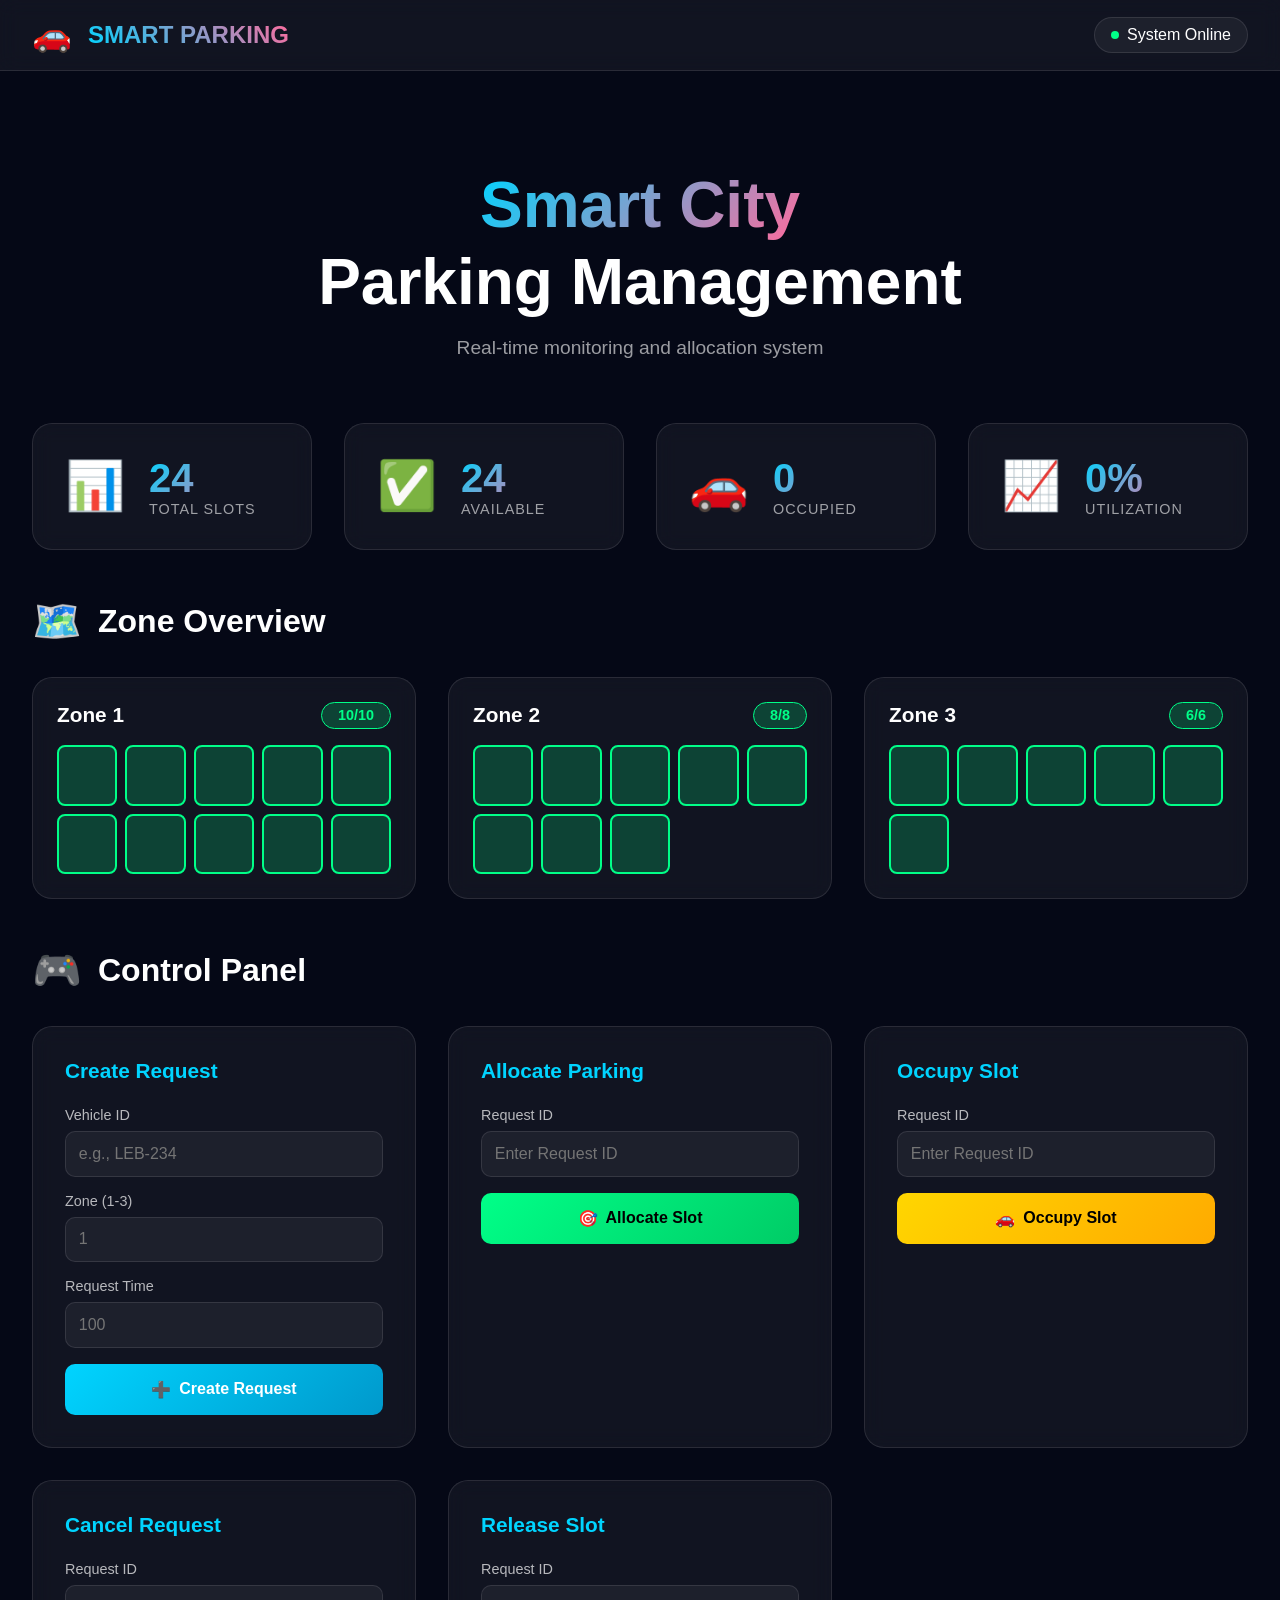
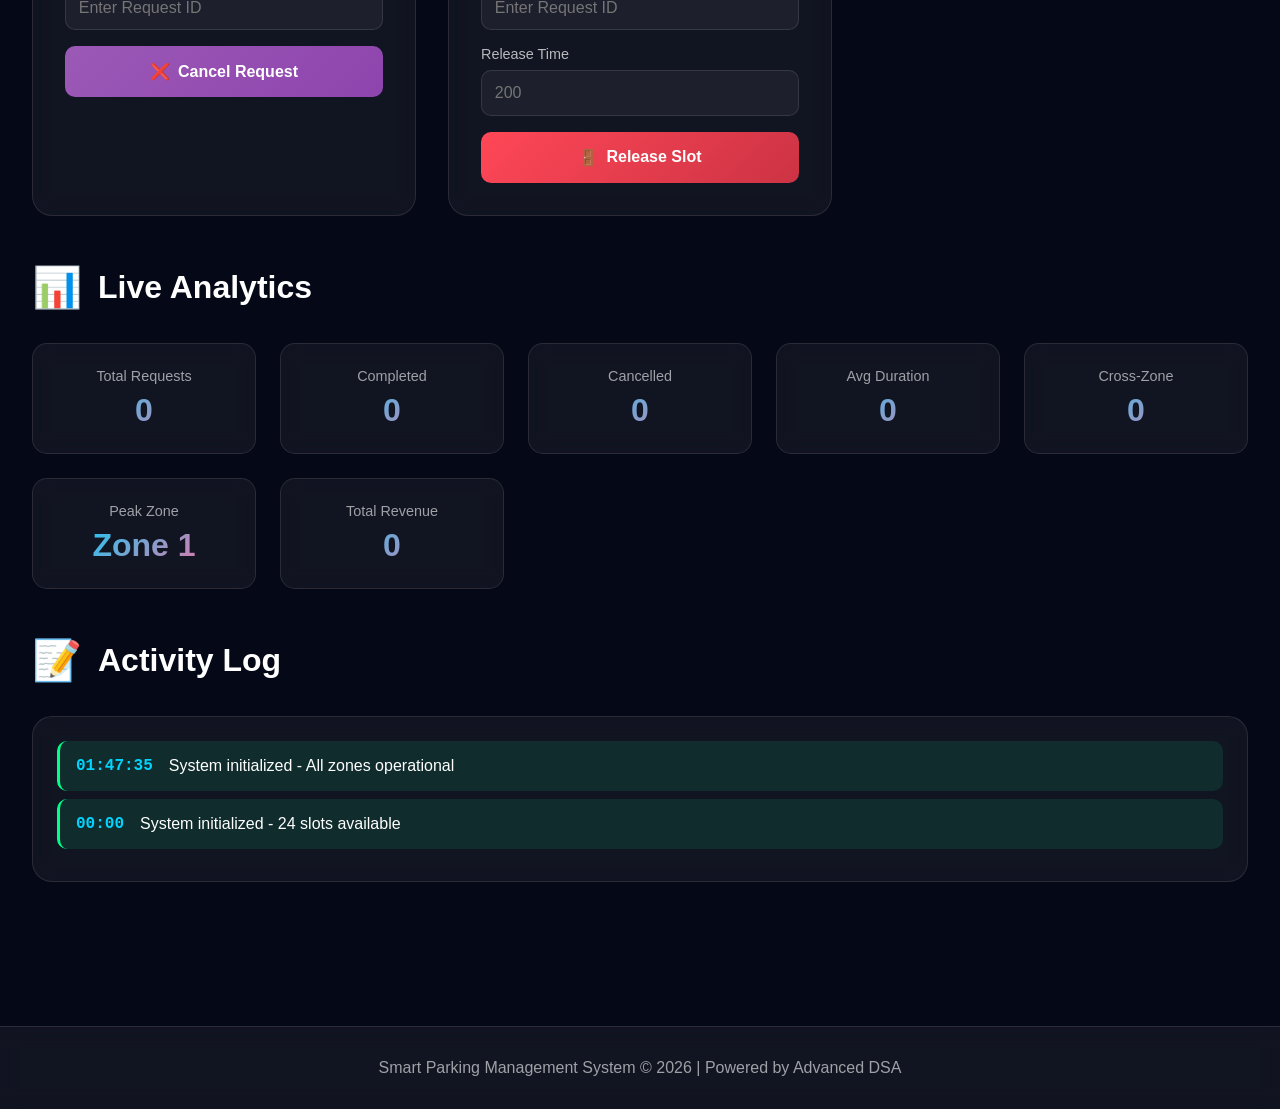
<file: web-ui/index.html>
<!DOCTYPE html>
<html lang="en">
<head>
    <meta charset="UTF-8">
    <meta name="viewport" content="width=device-width, initial-scale=1.0">
    <title>Smart Parking System - Control Center</title>
    <link rel="stylesheet" href="style.css">
</head>
<body>
    <div class="stars"></div>
    <div class="twinkling"></div>
    
    <!-- Navigation -->
    <nav class="navbar">
        <div class="nav-brand">
            <div class="logo-icon">🚗</div>
            <span class="brand-text">SMART PARKING</span>
        </div>
        <div class="nav-status">
            <span class="status-dot"></span>
            <span>System Online</span>
        </div>
    </nav>

    <!-- Main Container -->
    <div class="container">
        
        <!-- Hero Section -->
        <section class="hero">
            <h1 class="hero-title">
                <span class="gradient-text">Smart City</span>
                <br>Parking Management
            </h1>
            <p class="hero-subtitle">Real-time monitoring and allocation system</p>
        </section>

        <!-- Stats Cards -->
        <section class="stats-grid">
            <div class="stat-card">
                <div class="stat-icon">📊</div>
                <div class="stat-content">
                    <div class="stat-value" id="totalSlots">24</div>
                    <div class="stat-label">Total Slots</div>
                </div>
            </div>
            
            <div class="stat-card">
                <div class="stat-icon">✅</div>
                <div class="stat-content">
                    <div class="stat-value" id="availableSlots">18</div>
                    <div class="stat-label">Available</div>
                </div>
            </div>
            
            <div class="stat-card">
                <div class="stat-icon">🚗</div>
                <div class="stat-content">
                    <div class="stat-value" id="occupiedSlots">6</div>
                    <div class="stat-label">Occupied</div>
                </div>
            </div>
            
            <div class="stat-card">
                <div class="stat-icon">📈</div>
                <div class="stat-content">
                    <div class="stat-value" id="utilization">25%</div>
                    <div class="stat-label">Utilization</div>
                </div>
            </div>
        </section>

        <!-- Zone Map -->
        <section class="zone-section">
            <h2 class="section-title">
                <span class="title-icon">🗺️</span>
                Zone Overview
            </h2>
            <div class="zones-grid">
                <div class="zone-card" data-zone="1">
                    <div class="zone-header">
                        <span class="zone-name">Zone 1</span>
                        <span class="zone-status available">10/10</span>
                    </div>
                    <div class="zone-visual">
                        <div class="parking-slots">
                            <div class="slot available"></div>
                            <div class="slot available"></div>
                            <div class="slot available"></div>
                            <div class="slot available"></div>
                            <div class="slot available"></div>
                            <div class="slot available"></div>
                            <div class="slot available"></div>
                            <div class="slot available"></div>
                            <div class="slot available"></div>
                            <div class="slot available"></div>
                        </div>
                    </div>
                </div>

                <div class="zone-card" data-zone="2">
                    <div class="zone-header">
                        <span class="zone-name">Zone 2</span>
                        <span class="zone-status partial">8/8</span>
                    </div>
                    <div class="zone-visual">
                        <div class="parking-slots">
                            <div class="slot available"></div>
                            <div class="slot available"></div>
                            <div class="slot available"></div>
                            <div class="slot available"></div>
                            <div class="slot available"></div>
                            <div class="slot available"></div>
                            <div class="slot available"></div>
                            <div class="slot available"></div>
                        </div>
                    </div>
                </div>

                <div class="zone-card" data-zone="3">
                    <div class="zone-header">
                        <span class="zone-name">Zone 3</span>
                        <span class="zone-status available">6/6</span>
                    </div>
                    <div class="zone-visual">
                        <div class="parking-slots">
                            <div class="slot available"></div>
                            <div class="slot available"></div>
                            <div class="slot available"></div>
                            <div class="slot available"></div>
                            <div class="slot available"></div>
                            <div class="slot available"></div>
                        </div>
                    </div>
                </div>
            </div>
        </section>

        <!-- Control Panel -->
        <section class="control-section">
            <h2 class="section-title">
                <span class="title-icon">🎮</span>
                Control Panel
            </h2>
            
            <div class="control-grid">
                <!-- Create Request -->
                <div class="control-card">
                    <h3 class="card-title">Create Request</h3>
                    <div class="form-group">
                        <label>Vehicle ID</label>
                        <input type="text" id="vehicleID" placeholder="e.g., LEB-234" class="input-field">
                    </div>
                    <div class="form-group">
                        <label>Zone (1-3)</label>
                        <input type="number" id="zone" min="1" max="3" placeholder="1" class="input-field">
                    </div>
                    <div class="form-group">
                        <label>Request Time</label>
                        <input type="number" id="requestTime" placeholder="100" class="input-field">
                    </div>
                    <button class="btn btn-primary" onclick="createRequest()">
                        <span class="btn-icon">➕</span>
                        Create Request
                    </button>
                    <div id="requestResult" class="result-message"></div>
                </div>

                <!-- Allocate Parking -->
                <div class="control-card">
                    <h3 class="card-title">Allocate Parking</h3>
                    <div class="form-group">
                        <label>Request ID</label>
                        <input type="number" id="allocateID" placeholder="Enter Request ID" class="input-field">
                    </div>
                    <button class="btn btn-success" onclick="allocateParking()">
                        <span class="btn-icon">🎯</span>
                        Allocate Slot
                    </button>
                    <div id="allocateResult" class="result-message"></div>
                </div>

                <!-- Occupy Slot -->
                <div class="control-card">
                    <h3 class="card-title">Occupy Slot</h3>
                    <div class="form-group">
                        <label>Request ID</label>
                        <input type="number" id="occupyID" placeholder="Enter Request ID" class="input-field">
                    </div>
                    <button class="btn btn-warning" onclick="occupySlot()">
                        <span class="btn-icon">🚗</span>
                        Occupy Slot
                    </button>
                    <div id="occupyResult" class="result-message"></div>
                </div>

                <!-- Cancel Request - NEW -->
                <div class="control-card">
                    <h3 class="card-title">Cancel Request</h3>
                    <div class="form-group">
                        <label>Request ID</label>
                        <input type="number" id="cancelID" placeholder="Enter Request ID" class="input-field">
                    </div>
                    <button class="btn btn-cancel" onclick="cancelRequest()">
                        <span class="btn-icon">❌</span>
                        Cancel Request
                    </button>
                    <div id="cancelResult" class="result-message"></div>
                </div>

                <!-- Release Slot -->
                <div class="control-card">
                    <h3 class="card-title">Release Slot</h3>
                    <div class="form-group">
                        <label>Request ID</label>
                        <input type="number" id="releaseID" placeholder="Enter Request ID" class="input-field">
                    </div>
                    <div class="form-group">
                        <label>Release Time</label>
                        <input type="number" id="releaseTime" placeholder="200" class="input-field">
                    </div>
                    <button class="btn btn-danger" onclick="releaseSlot()">
                        <span class="btn-icon">🚪</span>
                        Release Slot
                    </button>
                    <div id="releaseResult" class="result-message"></div>
                </div>
            </div>
        </section>

        <!-- Analytics -->
        <section class="analytics-section">
            <h2 class="section-title">
                <span class="title-icon">📊</span>
                Live Analytics
            </h2>
            <div class="analytics-grid">
                <div class="analytics-card">
                    <div class="analytics-label">Total Requests</div>
                    <div class="analytics-value" id="totalRequests">0</div>
                </div>
                <div class="analytics-card">
                    <div class="analytics-label">Completed</div>
                    <div class="analytics-value" id="completedRequests">0</div>
                </div>
                <div class="analytics-card">
                    <div class="analytics-label">Cancelled</div>
                    <div class="analytics-value" id="cancelledRequests">0</div>
                </div>
                <div class="analytics-card">
                    <div class="analytics-label">Avg Duration</div>
                    <div class="analytics-value" id="avgDuration">0</div>
                </div>
                <div class="analytics-card">
                    <div class="analytics-label">Cross-Zone</div>
                    <div class="analytics-value" id="crossZone">0</div>
                </div>
                <div class="analytics-card">
                    <div class="analytics-label">Peak Zone</div>
                    <div class="analytics-value" id="peakZone">-</div>
                </div>
                <div class="analytics-card">
                    <div class="analytics-label">Total Revenue</div>
                    <div class="analytics-value" id="totalRevenue">0</div>
                </div>
            </div>
        </section>

        <!-- Activity Log -->
        <section class="log-section">
            <h2 class="section-title">
                <span class="title-icon">📝</span>
                Activity Log
            </h2>
            <div class="activity-log" id="activityLog">
                <div class="log-entry success">
                    <span class="log-time">00:00</span>
                    <span class="log-message">System initialized - 24 slots available</span>
                </div>
            </div>
        </section>

    </div>

    <!-- Footer -->
    <footer class="footer">
        <p>Smart Parking Management System © 2026 | Powered by Advanced DSA</p>
    </footer>

    <script src="script.js"></script>
</body>
</html>
</file>
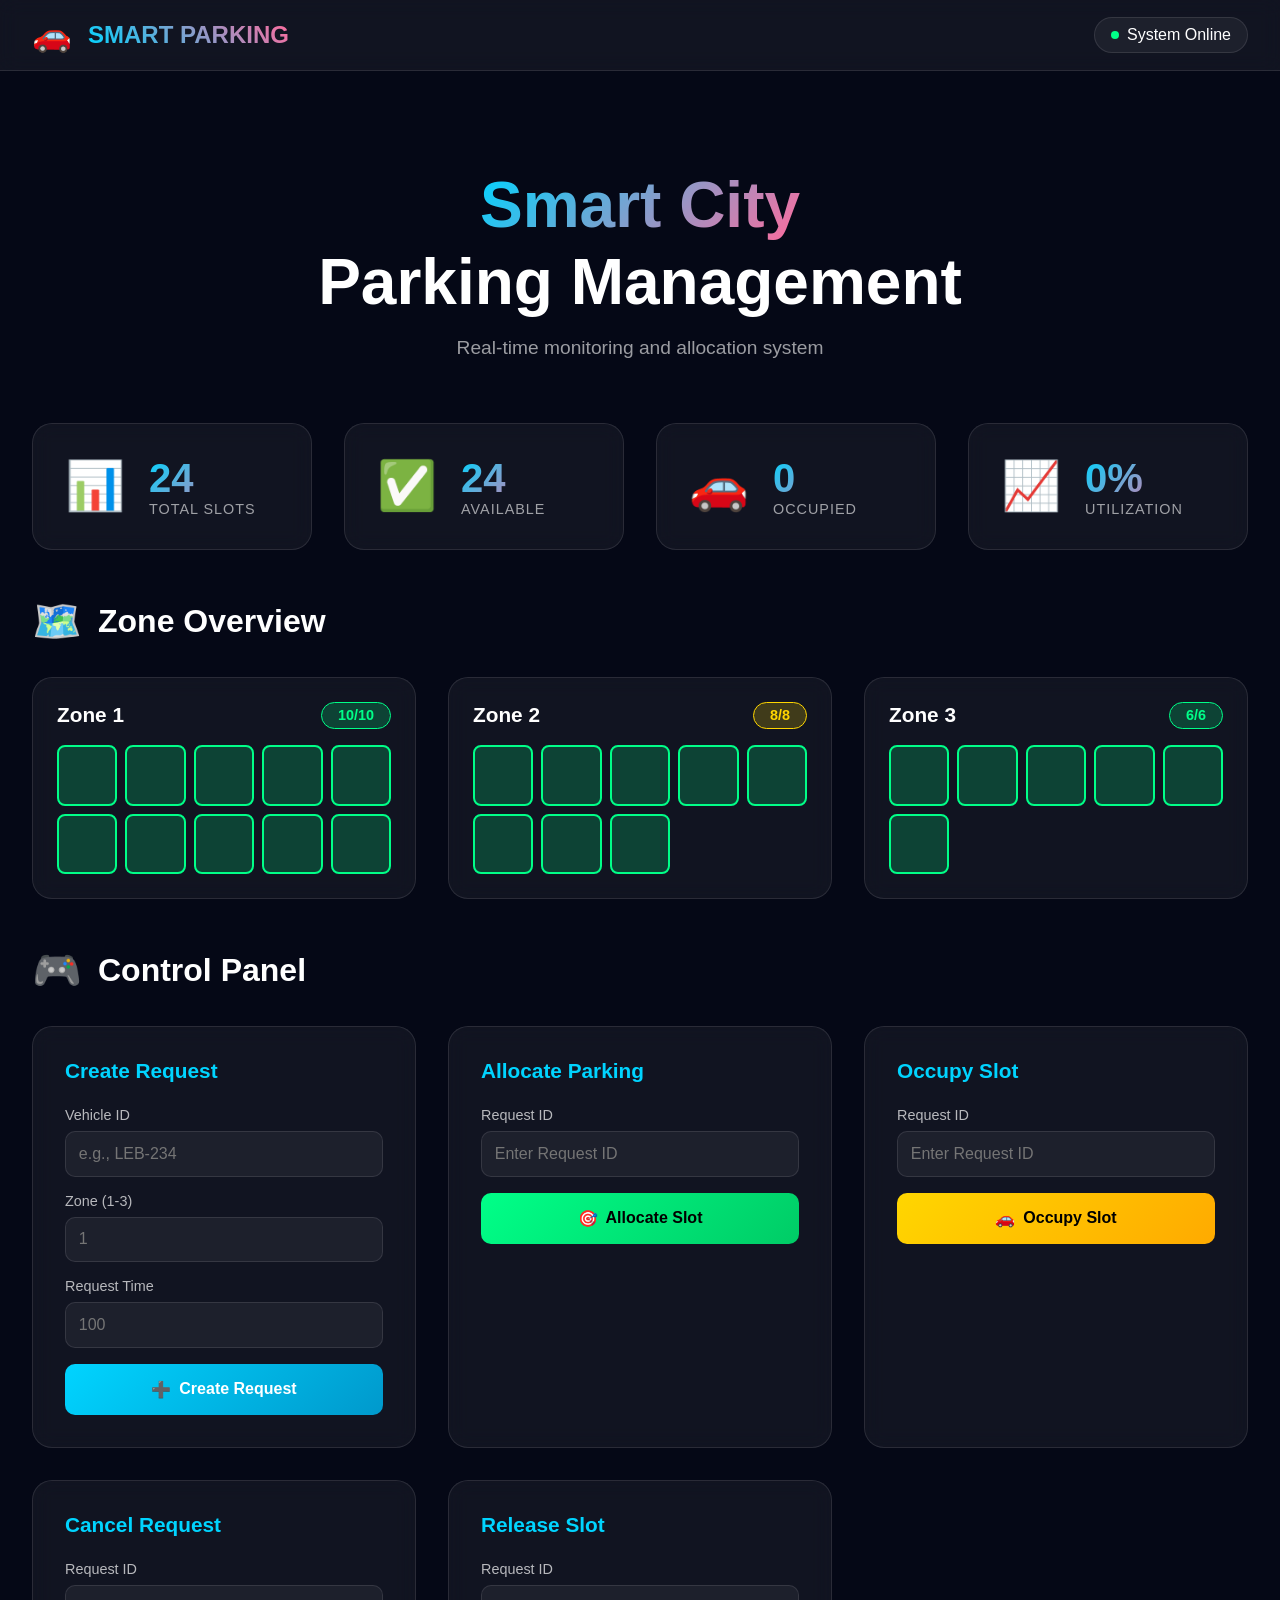
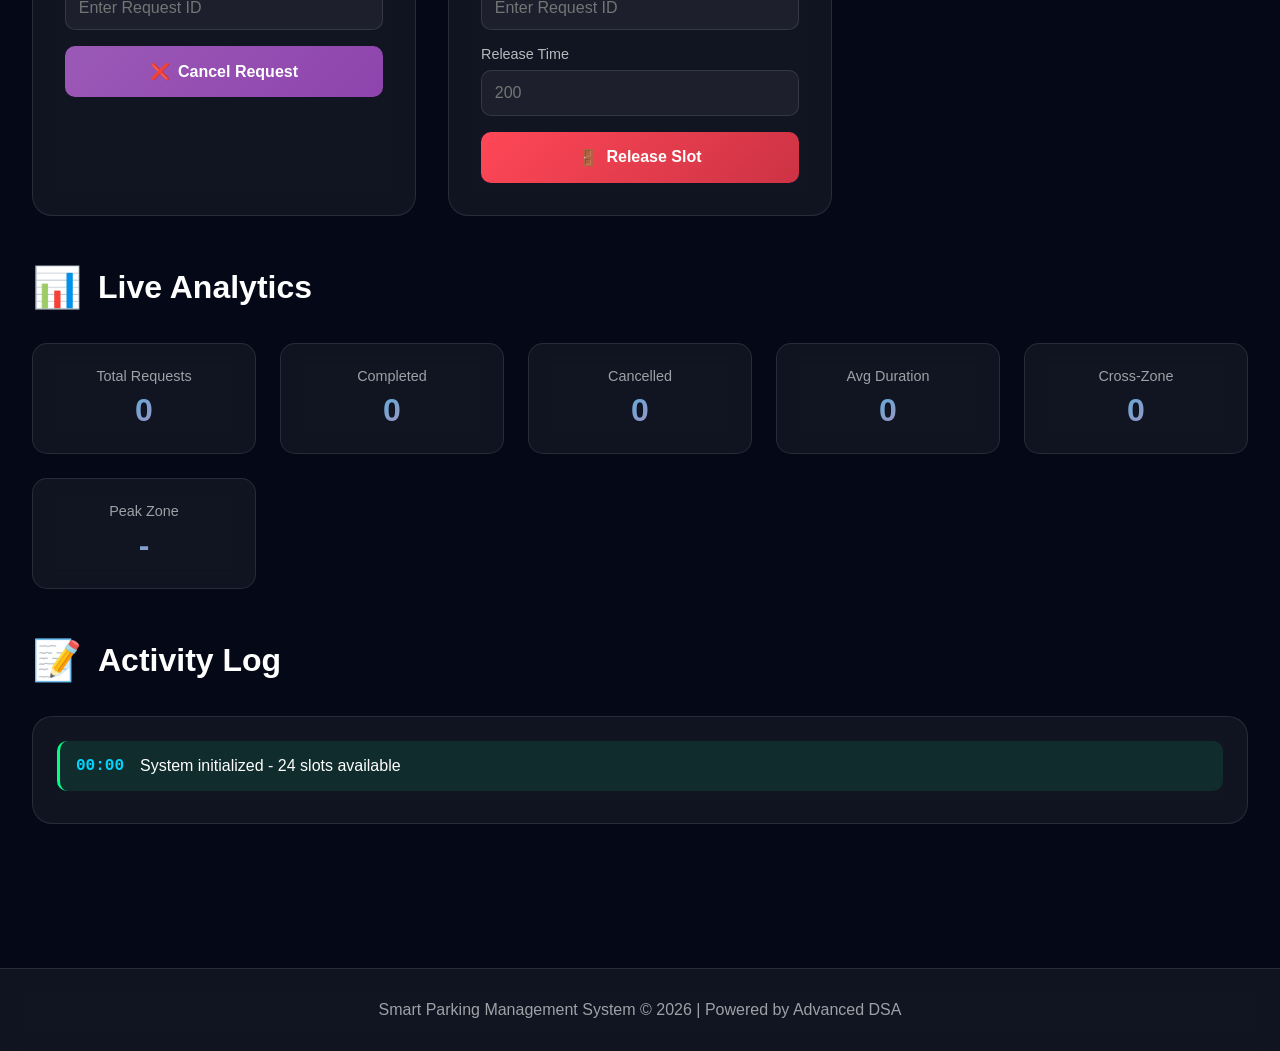
<file: web-ui/index.html.html>
<!DOCTYPE html>
<html lang="en">
<head>
    <meta charset="UTF-8">
    <meta name="viewport" content="width=device-width, initial-scale=1.0">
    <title>Smart Parking System - Control Center</title>
    <link rel="stylesheet" href="style.css">
</head>
<body>
    <div class="stars"></div>
    <div class="twinkling"></div>
    
    <!-- Navigation -->
    <nav class="navbar">
        <div class="nav-brand">
            <div class="logo-icon">🚗</div>
            <span class="brand-text">SMART PARKING</span>
        </div>
        <div class="nav-status">
            <span class="status-dot"></span>
            <span>System Online</span>
        </div>
    </nav>

    <!-- Main Container -->
    <div class="container">
        
        <!-- Hero Section -->
        <section class="hero">
            <h1 class="hero-title">
                <span class="gradient-text">Smart City</span>
                <br>Parking Management
            </h1>
            <p class="hero-subtitle">Real-time monitoring and allocation system</p>
        </section>

        <!-- Stats Cards -->
        <section class="stats-grid">
            <div class="stat-card">
                <div class="stat-icon">📊</div>
                <div class="stat-content">
                    <div class="stat-value" id="totalSlots">24</div>
                    <div class="stat-label">Total Slots</div>
                </div>
            </div>
            
            <div class="stat-card">
                <div class="stat-icon">✅</div>
                <div class="stat-content">
                    <div class="stat-value" id="availableSlots">18</div>
                    <div class="stat-label">Available</div>
                </div>
            </div>
            
            <div class="stat-card">
                <div class="stat-icon">🚗</div>
                <div class="stat-content">
                    <div class="stat-value" id="occupiedSlots">6</div>
                    <div class="stat-label">Occupied</div>
                </div>
            </div>
            
            <div class="stat-card">
                <div class="stat-icon">📈</div>
                <div class="stat-content">
                    <div class="stat-value" id="utilization">25%</div>
                    <div class="stat-label">Utilization</div>
                </div>
            </div>
        </section>

        <!-- Zone Map -->
        <section class="zone-section">
            <h2 class="section-title">
                <span class="title-icon">🗺️</span>
                Zone Overview
            </h2>
            <div class="zones-grid">
                <div class="zone-card" data-zone="1">
                    <div class="zone-header">
                        <span class="zone-name">Zone 1</span>
                        <span class="zone-status available">10/10</span>
                    </div>
                    <div class="zone-visual">
                        <div class="parking-slots">
                            <div class="slot available"></div>
                            <div class="slot available"></div>
                            <div class="slot available"></div>
                            <div class="slot available"></div>
                            <div class="slot available"></div>
                            <div class="slot available"></div>
                            <div class="slot available"></div>
                            <div class="slot available"></div>
                            <div class="slot available"></div>
                            <div class="slot available"></div>
                        </div>
                    </div>
                </div>

                <div class="zone-card" data-zone="2">
                    <div class="zone-header">
                        <span class="zone-name">Zone 2</span>
                        <span class="zone-status partial">8/8</span>
                    </div>
                    <div class="zone-visual">
                        <div class="parking-slots">
                            <div class="slot available"></div>
                            <div class="slot available"></div>
                            <div class="slot available"></div>
                            <div class="slot available"></div>
                            <div class="slot available"></div>
                            <div class="slot available"></div>
                            <div class="slot available"></div>
                            <div class="slot available"></div>
                        </div>
                    </div>
                </div>

                <div class="zone-card" data-zone="3">
                    <div class="zone-header">
                        <span class="zone-name">Zone 3</span>
                        <span class="zone-status available">6/6</span>
                    </div>
                    <div class="zone-visual">
                        <div class="parking-slots">
                            <div class="slot available"></div>
                            <div class="slot available"></div>
                            <div class="slot available"></div>
                            <div class="slot available"></div>
                            <div class="slot available"></div>
                            <div class="slot available"></div>
                        </div>
                    </div>
                </div>
            </div>
        </section>

        <!-- Control Panel -->
        <section class="control-section">
            <h2 class="section-title">
                <span class="title-icon">🎮</span>
                Control Panel
            </h2>
            
            <div class="control-grid">
                <!-- Create Request -->
                <div class="control-card">
                    <h3 class="card-title">Create Request</h3>
                    <div class="form-group">
                        <label>Vehicle ID</label>
                        <input type="text" id="vehicleID" placeholder="e.g., LEB-234" class="input-field">
                    </div>
                    <div class="form-group">
                        <label>Zone (1-3)</label>
                        <input type="number" id="zone" min="1" max="3" placeholder="1" class="input-field">
                    </div>
                    <div class="form-group">
                        <label>Request Time</label>
                        <input type="number" id="requestTime" placeholder="100" class="input-field">
                    </div>
                    <button class="btn btn-primary" onclick="createRequest()">
                        <span class="btn-icon">➕</span>
                        Create Request
                    </button>
                    <div id="requestResult" class="result-message"></div>
                </div>

                <!-- Allocate Parking -->
                <div class="control-card">
                    <h3 class="card-title">Allocate Parking</h3>
                    <div class="form-group">
                        <label>Request ID</label>
                        <input type="number" id="allocateID" placeholder="Enter Request ID" class="input-field">
                    </div>
                    <button class="btn btn-success" onclick="allocateParking()">
                        <span class="btn-icon">🎯</span>
                        Allocate Slot
                    </button>
                    <div id="allocateResult" class="result-message"></div>
                </div>

                <!-- Occupy Slot -->
                <div class="control-card">
                    <h3 class="card-title">Occupy Slot</h3>
                    <div class="form-group">
                        <label>Request ID</label>
                        <input type="number" id="occupyID" placeholder="Enter Request ID" class="input-field">
                    </div>
                    <button class="btn btn-warning" onclick="occupySlot()">
                        <span class="btn-icon">🚗</span>
                        Occupy Slot
                    </button>
                    <div id="occupyResult" class="result-message"></div>
                </div>

                <!-- Cancel Request - NEW -->
                <div class="control-card">
                    <h3 class="card-title">Cancel Request</h3>
                    <div class="form-group">
                        <label>Request ID</label>
                        <input type="number" id="cancelID" placeholder="Enter Request ID" class="input-field">
                    </div>
                    <button class="btn btn-cancel" onclick="cancelRequest()">
                        <span class="btn-icon">❌</span>
                        Cancel Request
                    </button>
                    <div id="cancelResult" class="result-message"></div>
                </div>

                <!-- Release Slot -->
                <div class="control-card">
                    <h3 class="card-title">Release Slot</h3>
                    <div class="form-group">
                        <label>Request ID</label>
                        <input type="number" id="releaseID" placeholder="Enter Request ID" class="input-field">
                    </div>
                    <div class="form-group">
                        <label>Release Time</label>
                        <input type="number" id="releaseTime" placeholder="200" class="input-field">
                    </div>
                    <button class="btn btn-danger" onclick="releaseSlot()">
                        <span class="btn-icon">🚪</span>
                        Release Slot
                    </button>
                    <div id="releaseResult" class="result-message"></div>
                </div>
            </div>
        </section>

        <!-- Analytics -->
        <section class="analytics-section">
            <h2 class="section-title">
                <span class="title-icon">📊</span>
                Live Analytics
            </h2>
            <div class="analytics-grid">
                <div class="analytics-card">
                    <div class="analytics-label">Total Requests</div>
                    <div class="analytics-value" id="totalRequests">0</div>
                </div>
                <div class="analytics-card">
                    <div class="analytics-label">Completed</div>
                    <div class="analytics-value" id="completedRequests">0</div>
                </div>
                <div class="analytics-card">
                    <div class="analytics-label">Cancelled</div>
                    <div class="analytics-value" id="cancelledRequests">0</div>
                </div>
                <div class="analytics-card">
                    <div class="analytics-label">Avg Duration</div>
                    <div class="analytics-value" id="avgDuration">0</div>
                </div>
                <div class="analytics-card">
                    <div class="analytics-label">Cross-Zone</div>
                    <div class="analytics-value" id="crossZone">0</div>
                </div>
                <div class="analytics-card">
                    <div class="analytics-label">Peak Zone</div>
                    <div class="analytics-value" id="peakZone">-</div>
                </div>
            </div>
        </section>

        <!-- Activity Log -->
        <section class="log-section">
            <h2 class="section-title">
                <span class="title-icon">📝</span>
                Activity Log
            </h2>
            <div class="activity-log" id="activityLog">
                <div class="log-entry success">
                    <span class="log-time">00:00</span>
                    <span class="log-message">System initialized - 24 slots available</span>
                </div>
            </div>
        </section>

    </div>

    <!-- Footer -->
    <footer class="footer">
        <p>Smart Parking Management System © 2026 | Powered by Advanced DSA</p>
    </footer>

    <script src="script.js"></script>
</body>
</html>
</file>
<file: web-ui/style.css>
* {
    margin: 0;
    padding: 0;
    box-sizing: border-box;
}

:root {
    --primary: #00d4ff;
    --secondary: #ff6b9d;
    --success: #00ff88;
    --warning: #ffd600;
    --danger: #ff4757;
    --dark: #0a0e27;
    --darker: #050816;
    --glass: rgba(255, 255, 255, 0.05);
    --glass-border: rgba(255, 255, 255, 0.1);
}

body {
    font-family: 'Segoe UI', Tahoma, Geneva, Verdana, sans-serif;
    background: var(--darker);
    color: #fff;
    overflow-x: hidden;
    position: relative;
}

/* Animated Background */
.stars {
    position: fixed;
    top: 0;
    left: 0;
    width: 100%;
    height: 100%;
    background: transparent url('[data-uri]') repeat;
    z-index: -2;
}

.twinkling {
    position: fixed;
    top: 0;
    left: 0;
    width: 100%;
    height: 100%;
    background: transparent url('[data-uri]') repeat;
    z-index: -1;
    animation: twinkle 200s linear infinite;
    opacity: 0.5;
}

@keyframes twinkle {
    0% { transform: translateY(0); }
    100% { transform: translateY(-2000px); }
}

/* Navbar */
.navbar {
    background: var(--glass);
    backdrop-filter: blur(10px);
    border-bottom: 1px solid var(--glass-border);
    padding: 1rem 2rem;
    display: flex;
    justify-content: space-between;
    align-items: center;
    position: sticky;
    top: 0;
    z-index: 100;
}

.nav-brand {
    display: flex;
    align-items: center;
    gap: 1rem;
    font-size: 1.5rem;
    font-weight: bold;
}

.logo-icon {
    font-size: 2rem;
    animation: float 3s ease-in-out infinite;
}

@keyframes float {
    0%, 100% { transform: translateY(0); }
    50% { transform: translateY(-10px); }
}

.brand-text {
    background: linear-gradient(45deg, var(--primary), var(--secondary));
    -webkit-background-clip: text;
    -webkit-text-fill-color: transparent;
    background-clip: text;
}

.nav-status {
    display: flex;
    align-items: center;
    gap: 0.5rem;
    padding: 0.5rem 1rem;
    background: var(--glass);
    border-radius: 50px;
    border: 1px solid var(--glass-border);
}

.status-dot {
    width: 8px;
    height: 8px;
    background: var(--success);
    border-radius: 50%;
    animation: pulse 2s ease-in-out infinite;
}

@keyframes pulse {
    0%, 100% { opacity: 1; }
    50% { opacity: 0.3; }
}

/* Container */
.container {
    max-width: 1400px;
    margin: 0 auto;
    padding: 2rem;
}

/* Hero Section */
.hero {
    text-align: center;
    padding: 4rem 0;
    position: relative;
}

.hero-title {
    font-size: 4rem;
    font-weight: 900;
    line-height: 1.2;
    margin-bottom: 1rem;
    animation: slideDown 0.8s ease-out;
}

@keyframes slideDown {
    from {
        opacity: 0;
        transform: translateY(-50px);
    }
    to {
        opacity: 1;
        transform: translateY(0);
    }
}

.gradient-text {
    background: linear-gradient(135deg, var(--primary) 0%, var(--secondary) 100%);
    -webkit-background-clip: text;
    -webkit-text-fill-color: transparent;
    background-clip: text;
    animation: gradientShift 3s ease infinite;
}

@keyframes gradientShift {
    0%, 100% { filter: hue-rotate(0deg); }
    50% { filter: hue-rotate(45deg); }
}

.hero-subtitle {
    font-size: 1.2rem;
    color: rgba(255, 255, 255, 0.6);
    animation: fadeIn 1s ease-out 0.3s both;
}

@keyframes fadeIn {
    from { opacity: 0; }
    to { opacity: 1; }
}

/* Stats Grid */
.stats-grid {
    display: grid;
    grid-template-columns: repeat(auto-fit, minmax(250px, 1fr));
    gap: 2rem;
    margin-bottom: 3rem;
}

.stat-card {
    background: var(--glass);
    backdrop-filter: blur(10px);
    border: 1px solid var(--glass-border);
    border-radius: 20px;
    padding: 2rem;
    display: flex;
    align-items: center;
    gap: 1.5rem;
    transition: all 0.3s ease;
    position: relative;
    overflow: hidden;
}

.stat-card::before {
    content: '';
    position: absolute;
    top: 0;
    left: 0;
    width: 100%;
    height: 100%;
    background: linear-gradient(135deg, var(--primary) 0%, var(--secondary) 100%);
    opacity: 0;
    transition: opacity 0.3s ease;
}

.stat-card:hover::before {
    opacity: 0.1;
}

.stat-card:hover {
    transform: translateY(-5px);
    border-color: var(--primary);
    box-shadow: 0 10px 40px rgba(0, 212, 255, 0.3);
}

.stat-icon {
    font-size: 3rem;
    animation: bounce 2s ease-in-out infinite;
}

@keyframes bounce {
    0%, 100% { transform: scale(1); }
    50% { transform: scale(1.1); }
}

.stat-value {
    font-size: 2.5rem;
    font-weight: bold;
    background: linear-gradient(135deg, var(--primary), var(--secondary));
    -webkit-background-clip: text;
    -webkit-text-fill-color: transparent;
    background-clip: text;
}

.stat-label {
    font-size: 0.9rem;
    color: rgba(255, 255, 255, 0.6);
    text-transform: uppercase;
    letter-spacing: 1px;
}

/* Section Title */
.section-title {
    font-size: 2rem;
    margin-bottom: 2rem;
    display: flex;
    align-items: center;
    gap: 1rem;
}

.title-icon {
    font-size: 2.5rem;
}

/* Zones Grid */
.zone-section {
    margin-bottom: 3rem;
}

.zones-grid {
    display: grid;
    grid-template-columns: repeat(auto-fit, minmax(300px, 1fr));
    gap: 2rem;
}

.zone-card {
    background: var(--glass);
    backdrop-filter: blur(10px);
    border: 1px solid var(--glass-border);
    border-radius: 20px;
    padding: 1.5rem;
    transition: all 0.3s ease;
}

.zone-card:hover {
    transform: translateY(-5px);
    box-shadow: 0 10px 40px rgba(0, 212, 255, 0.2);
}

.zone-header {
    display: flex;
    justify-content: space-between;
    align-items: center;
    margin-bottom: 1rem;
}

.zone-name {
    font-size: 1.3rem;
    font-weight: bold;
}

.zone-status {
    padding: 0.3rem 1rem;
    border-radius: 50px;
    font-size: 0.9rem;
    font-weight: bold;
}

.zone-status.available {
    background: rgba(0, 255, 136, 0.2);
    color: var(--success);
    border: 1px solid var(--success);
}

.zone-status.partial {
    background: rgba(255, 214, 0, 0.2);
    color: var(--warning);
    border: 1px solid var(--warning);
}

.zone-status.full {
    background: rgba(255, 71, 87, 0.2);
    color: var(--danger);
    border: 1px solid var(--danger);
}

.parking-slots {
    display: grid;
    grid-template-columns: repeat(5, 1fr);
    gap: 0.5rem;
}

.slot {
    aspect-ratio: 1;
    border-radius: 8px;
    transition: all 0.3s ease;
    position: relative;
}

.slot::before {
    content: '🚗';
    position: absolute;
    top: 50%;
    left: 50%;
    transform: translate(-50%, -50%);
    font-size: 1.5rem;
    opacity: 0;
    transition: opacity 0.3s ease;
}

.slot.available {
    background: rgba(0, 255, 136, 0.2);
    border: 2px solid var(--success);
}

.slot.occupied {
    background: rgba(255, 71, 87, 0.3);
    border: 2px solid var(--danger);
}

.slot.occupied::before {
    opacity: 1;
}

.slot:hover {
    transform: scale(1.1);
}

/* Control Section */
.control-section {
    margin-bottom: 3rem;
}

.control-grid {
    display: grid;
    grid-template-columns: repeat(auto-fit, minmax(300px, 1fr));
    gap: 2rem;
}

.control-card {
    background: var(--glass);
    backdrop-filter: blur(10px);
    border: 1px solid var(--glass-border);
    border-radius: 20px;
    padding: 2rem;
}

.card-title {
    font-size: 1.3rem;
    margin-bottom: 1.5rem;
    color: var(--primary);
}

.form-group {
    margin-bottom: 1rem;
}

.form-group label {
    display: block;
    margin-bottom: 0.5rem;
    color: rgba(255, 255, 255, 0.7);
    font-size: 0.9rem;
}

.input-field {
    width: 100%;
    padding: 0.8rem;
    background: rgba(255, 255, 255, 0.05);
    border: 1px solid var(--glass-border);
    border-radius: 10px;
    color: #fff;
    font-size: 1rem;
    transition: all 0.3s ease;
}

.input-field:focus {
    outline: none;
    border-color: var(--primary);
    box-shadow: 0 0 20px rgba(0, 212, 255, 0.3);
}

.btn {
    width: 100%;
    padding: 1rem;
    border: none;
    border-radius: 10px;
    font-size: 1rem;
    font-weight: bold;
    cursor: pointer;
    transition: all 0.3s ease;
    display: flex;
    align-items: center;
    justify-content: center;
    gap: 0.5rem;
    margin-top: 1rem;
}

.btn:hover {
    transform: translateY(-2px);
    box-shadow: 0 10px 30px rgba(0, 0, 0, 0.3);
}

.btn-primary {
    background: linear-gradient(135deg, var(--primary), #0099cc);
    color: #fff;
}

.btn-success {
    background: linear-gradient(135deg, var(--success), #00cc66);
    color: #000;
}

.btn-warning {
    background: linear-gradient(135deg, var(--warning), #ffaa00);
    color: #000;
}

.btn-danger {
    background: linear-gradient(135deg, var(--danger), #cc3344);
    color: #fff;
}

.btn-cancel {
    background: linear-gradient(135deg, #9b59b6, #8e44ad);
    color: #fff;
}

.btn-cancel:hover {
    box-shadow: 0 10px 30px rgba(155, 89, 182, 0.4);
}

.result-message {
    margin-top: 1rem;
    padding: 0.8rem;
    border-radius: 10px;
    font-size: 0.9rem;
    text-align: center;
    display: none;
}

.result-message.success {
    background: rgba(0, 255, 136, 0.2);
    border: 1px solid var(--success);
    color: var(--success);
    display: block;
}

.result-message.error {
    background: rgba(255, 71, 87, 0.2);
    border: 1px solid var(--danger);
    color: var(--danger);
    display: block;
}

/* Analytics */
.analytics-section {
    margin-bottom: 3rem;
}

.analytics-grid {
    display: grid;
    grid-template-columns: repeat(auto-fit, minmax(200px, 1fr));
    gap: 1.5rem;
}

.analytics-card {
    background: var(--glass);
    backdrop-filter: blur(10px);
    border: 1px solid var(--glass-border);
    border-radius: 15px;
    padding: 1.5rem;
    text-align: center;
    transition: all 0.3s ease;
}

.analytics-card:hover {
    transform: scale(1.05);
    border-color: var(--primary);
}

.analytics-label {
    font-size: 0.9rem;
    color: rgba(255, 255, 255, 0.6);
    margin-bottom: 0.5rem;
}

.analytics-value {
    font-size: 2rem;
    font-weight: bold;
    background: linear-gradient(135deg, var(--primary), var(--secondary));
    -webkit-background-clip: text;
    -webkit-text-fill-color: transparent;
    background-clip: text;
}

/* Activity Log */
.log-section {
    margin-bottom: 3rem;
}

.activity-log {
    background: var(--glass);
    backdrop-filter: blur(10px);
    border: 1px solid var(--glass-border);
    border-radius: 20px;
    padding: 1.5rem;
    max-height: 400px;
    overflow-y: auto;
}

/* Custom scrollbar for activity log */
.activity-log::-webkit-scrollbar {
    width: 8px;
}

.activity-log::-webkit-scrollbar-track {
    background: rgba(255, 255, 255, 0.05);
    border-radius: 10px;
}

.activity-log::-webkit-scrollbar-thumb {
    background: linear-gradient(var(--primary), var(--secondary));
    border-radius: 10px;
}

.activity-log::-webkit-scrollbar-thumb:hover {
    background: var(--primary);
}

.log-entry {
    padding: 1rem;
    margin-bottom: 0.5rem;
    border-radius: 10px;
    display: flex;
    gap: 1rem;
    align-items: center;
    animation: slideIn 0.3s ease-out;
}

@keyframes slideIn {
    from {
        opacity: 0;
        transform: translateX(-20px);
    }
    to {
        opacity: 1;
        transform: translateX(0);
    }
}

.log-entry.success {
    background: rgba(0, 255, 136, 0.1);
    border-left: 3px solid var(--success);
}

.log-entry.error {
    background: rgba(255, 71, 87, 0.1);
    border-left: 3px solid var(--danger);
}

.log-entry.info {
    background: rgba(0, 212, 255, 0.1);
    border-left: 3px solid var(--primary);
}

.log-time {
    font-family: 'Courier New', monospace;
    color: var(--primary);
    font-weight: bold;
}

.log-message {
    flex: 1;
}

/* Footer */
.footer {
    background: var(--glass);
    backdrop-filter: blur(10px);
    border-top: 1px solid var(--glass-border);
    padding: 2rem;
    text-align: center;
    color: rgba(255, 255, 255, 0.6);
    margin-top: 4rem;
}

/* Global Scrollbar */
::-webkit-scrollbar {
    width: 10px;
}

::-webkit-scrollbar-track {
    background: var(--darker);
}

::-webkit-scrollbar-thumb {
    background: linear-gradient(var(--primary), var(--secondary));
    border-radius: 10px;
}

::-webkit-scrollbar-thumb:hover {
    background: var(--primary);
}

/* Responsive */
@media (max-width: 768px) {
    .hero-title {
        font-size: 2.5rem;
    }
    
    .stats-grid, .zones-grid, .control-grid, .analytics-grid {
        grid-template-columns: 1fr;
    }
    
    .parking-slots {
        grid-template-columns: repeat(3, 1fr);
    }
    
    .navbar {
        flex-direction: column;
        gap: 1rem;
    }
}
</file>
